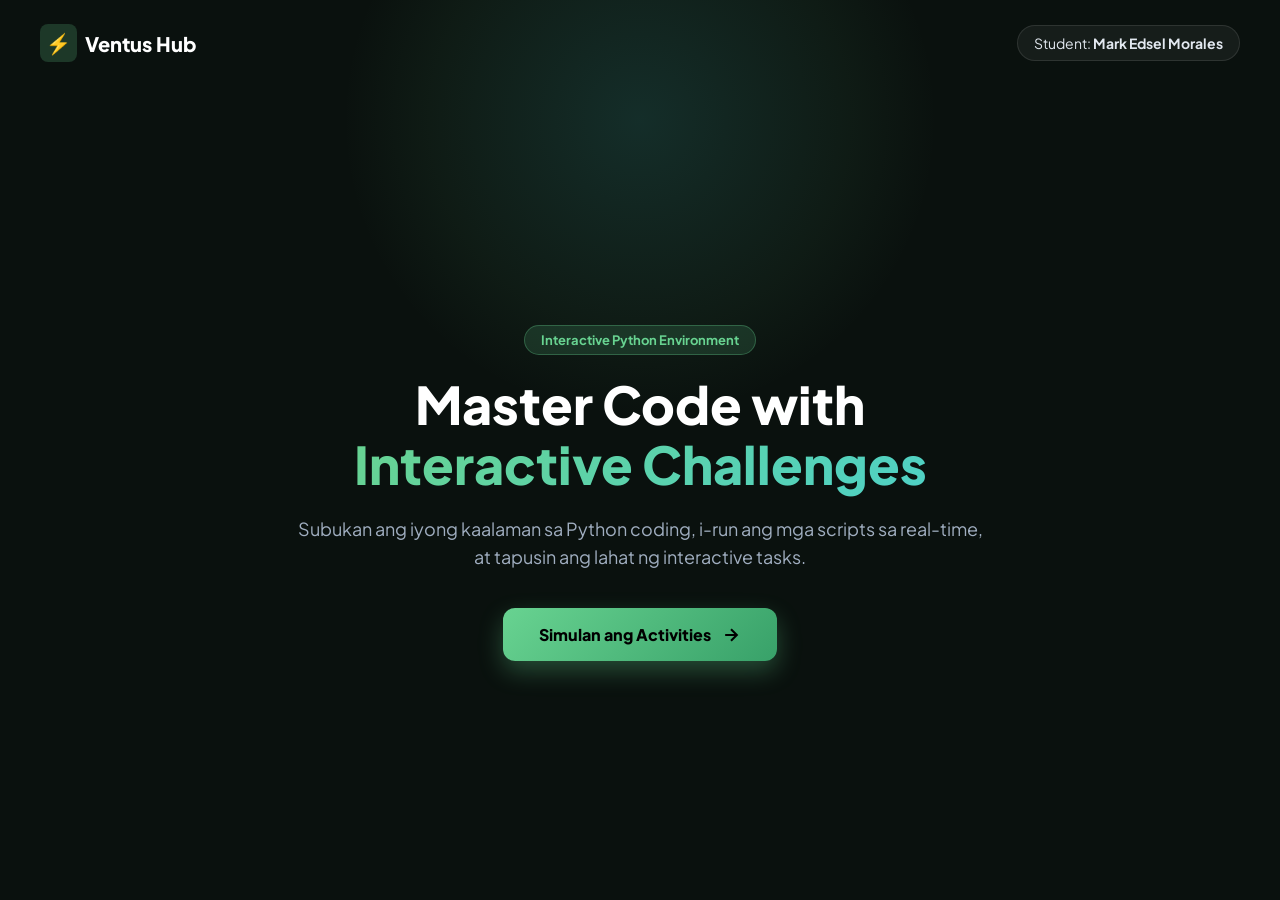
<file: index.html>
<!DOCTYPE html>
<html lang="en">
<head>
  <meta charset="UTF-8">
  <meta name="viewport" content="width=device-width, initial-scale=1.0">
  <title>Ventus Learning Hub | Mark Edsel Morales</title>
  <link rel="stylesheet" href="activities.css">
  <link rel="preconnect" href="https://fonts.googleapis.com">
  <link rel="preconnect" href="https://fonts.gstatic.com" crossorigin>
  <link href="https://fonts.googleapis.com/css2?family=Plus+Jakarta+Sans:wght@400;600;800&display=swap" rel="stylesheet">
</head>
<body class="home-body">
  <div class="bg-glow"></div>

  <nav class="home-nav">
    <div class="logo">
      <span class="logo-icon">⚡</span> Ventus Hub
    </div>
    <div class="user-badge">
      <span>Student:</span> <strong>Mark Edsel Morales</strong>
    </div>
  </nav>

  <main class="hero-container">
    <div class="hero-content">
      <span class="badge">Interactive Python Environment</span>
      <h1>Master Code with <br><span class="gradient-text">Interactive Challenges</span></h1>
      <p>Subukan ang iyong kaalaman sa Python coding, i-run ang mga scripts sa real-time, at tapusin ang lahat ng interactive tasks.</p>
      
      <div class="hero-actions">
        <a href="activities.html" class="btn-primary">
          <span>Simulan ang Activities</span>
          <svg width="20" height="20" viewBox="0 0 24 24" fill="none" stroke="currentColor" stroke-width="2.5"><path d="M5 12h14M12 5l7 7-7 7"/></svg>
        </a>
      </div>
    </div>
  </main>
</body>
</html>
</file>
<file: activities.css>
@import url('https://fonts.googleapis.com/css2?family=Plus+Jakarta+Sans:wght@400;600;700;800&family=JetBrains+Mono:wght@400;600&display=swap');

:root {
  --pine: #0a110e;
  --pine-2: #121f19;
  --pine-card: rgba(20, 35, 29, 0.7);
  --moss: #68d391;
  --moss-dark: #38a169;
  --river: #4fd1c5;
  --mist: #f7fafc;
  --ink: #1a202c;
  --alert: #fc8181;
  --radius: 16px;
  --font: 'Plus Jakarta Sans', sans-serif;
  --mono: 'JetBrains Mono', monospace;
}

* { box-sizing: border-box; margin: 0; padding: 0; }
html, body { height: 100%; width: 100%; font-family: var(--font); background: var(--pine); color: #e2e8f0; }

/* --- HOME PAGE STYLES --- */
.home-body {
  display: flex;
  flex-direction: column;
  justify-content: space-between;
  min-height: 100vh;
  position: relative;
  overflow: hidden;
}

.bg-glow {
  position: absolute;
  top: -20%;
  left: 50%;
  transform: translateX(-50%);
  width: 600px;
  height: 600px;
  background: radial-gradient(circle, rgba(79, 209, 197, 0.15) 0%, rgba(104, 211, 145, 0.05) 50%, rgba(0,0,0,0) 70%);
  pointer-events: none;
  z-index: 0;
}

.home-nav {
  display: flex;
  justify-content: space-between;
  align-items: center;
  padding: 24px 40px;
  position: relative;
  z-index: 10;
}

.logo { font-size: 20px; font-weight: 800; display: flex; align-items: center; gap: 8px; color: #fff; }
.logo-icon { background: rgba(104, 211, 145, 0.2); padding: 6px; border-radius: 8px; }

.user-badge {
  background: rgba(255, 255, 255, 0.05);
  padding: 8px 16px;
  border-radius: 30px;
  border: 1px solid rgba(255, 255, 255, 0.1);
  font-size: 14px;
}

.hero-container {
  display: flex;
  align-items: center;
  justify-content: center;
  flex: 1;
  text-align: center;
  padding: 20px;
  position: relative;
  z-index: 10;
}

.hero-content { max-width: 700px; }

.badge {
  display: inline-block;
  background: rgba(104, 211, 145, 0.15);
  color: var(--moss);
  padding: 6px 16px;
  border-radius: 20px;
  font-size: 13px;
  font-weight: 700;
  margin-bottom: 20px;
  border: 1px solid rgba(104, 211, 145, 0.3);
}

.hero-content h1 {
  font-size: 52px;
  line-height: 1.15;
  font-weight: 800;
  margin-bottom: 20px;
  color: #fff;
}

.gradient-text {
  background: linear-gradient(135deg, var(--moss) 0%, var(--river) 100%);
  -webkit-background-clip: text;
  -webkit-text-fill-color: transparent;
}

.hero-content p {
  font-size: 18px;
  color: #a0aec0;
  margin-bottom: 36px;
  line-height: 1.6;
}

.btn-primary {
  display: inline-flex;
  align-items: center;
  gap: 10px;
  background: linear-gradient(135deg, var(--moss) 0%, var(--moss-dark) 100%);
  color: #000;
  font-weight: 800;
  padding: 16px 36px;
  border-radius: 12px;
  text-decoration: none;
  font-size: 16px;
  transition: transform 0.2s ease, box-shadow 0.2s ease;
  box-shadow: 0 10px 25px rgba(104, 211, 145, 0.3);
}

.btn-primary:hover {
  transform: translateY(-2px);
  box-shadow: 0 15px 30px rgba(104, 211, 145, 0.4);
}

/* --- WORKSPACE / ACTIVITIES STYLES --- */
.topbar {
  display: flex; align-items: center; gap: 16px;
  height: 60px; padding: 0 20px; flex-shrink: 0;
  background: var(--pine-2);
  border-bottom: 1px solid rgba(255, 255, 255, 0.08);
}
.back {
  background: rgba(255, 255, 255, 0.1); color: #fff; border: 0;
  padding: 8px 14px; border-radius: 8px; font-weight: 600; font-size: 13px;
  transition: background 0.2s;
}
.back:hover { background: rgba(255, 255, 255, 0.2); }
.steps { display: flex; gap: 8px; }
.step {
  width: 30px; height: 30px; border-radius: 50%;
  display: grid; place-items: center; font-size: 12px; font-weight: 700;
  background: rgba(255,255,255,0.05); color: #a0aec0;
}
.step.active { background: var(--river); color: #000; }
.step.done { background: var(--moss); color: #000; }
.status { margin-left: auto; font-size: 13px; color: var(--river); font-family: var(--mono); }
.user { font-size: 13px; font-weight: 600; }
.logout {
  color: var(--alert); border: 1px solid rgba(252, 129, 129, 0.3);
  padding: 6px 12px; border-radius: 8px; text-decoration: none; font-size: 12px;
}

.workspace { display: flex; flex: 1; min-height: 0; }
.pane { display: flex; flex-direction: column; min-width: 220px; }
.editor-pane { width: 55%; background: #1e1e1e; }
.pane-title {
  background: #252526; color: #cccccc;
  padding: 10px 16px; font-size: 12px; font-family: var(--mono);
}
#editor { flex: 1; min-height: 0; }
#editor textarea {
  width: 100%; height: 100%; border: 0; padding: 12px;
  font: 14px/1.5 var(--mono); color: #d4d4d4; background: #1e1e1e; resize: none;
}
.splitter { width: 4px; background: rgba(255, 255, 255, 0.08); cursor: col-resize; flex-shrink: 0; }
.splitter:hover { background: var(--river); }

.side-pane { flex: 1; padding: 20px; gap: 16px; overflow-y: auto; background: var(--pine); }

.task {
  background: var(--pine-2); color: #e2e8f0;
  border-left: 4px solid var(--moss);
  border-radius: 12px; padding: 20px;
  border: 1px solid rgba(255, 255, 255, 0.05);
}
.task-count { font-size: 12px; color: var(--river); margin-bottom: 6px; font-family: var(--mono); }
.task h2 { font-size: 22px; margin-bottom: 8px; font-weight: 700; }
.task p { line-height: 1.6; font-size: 14px; color: #cbd5e0; }
.hint { margin-top: 12px; color: var(--moss); font-style: italic; font-size: 13px; }

.console-bar { display: flex; align-items: center; gap: 12px; font-size: 13px; margin-top: 10px; }
#run, .next, #to-song {
  background: var(--moss); color: #000; border: 0;
  padding: 10px 20px; border-radius: 8px; font-weight: 700;
}
#run:hover:not(:disabled), .next:hover, #to-song:hover { background: #52c41a; }
#run:disabled { background: rgba(255, 255, 255, 0.1); color: #666; cursor: not-allowed; }

.console {
  flex: 1; min-height: 140px; overflow: auto;
  background: #000; color: #a0aec0;
  border: 1px solid rgba(255, 255, 255, 0.1); border-radius: 12px;
  padding: 14px; font: 13px/1.5 var(--mono); white-space: pre-wrap;
}
.feedback { min-height: 20px; font-size: 14px; font-weight: 600; }
.feedback.ok { color: var(--moss); }
.feedback.bad { color: var(--alert); }

/* --- OVERLAYS & VIDEO PLAYER FIX --- */
.overlay {
  position: fixed; inset: 0; z-index: 100;
  display: flex; justify-content: center; align-items: center; padding: 20px;
  background: rgba(10, 17, 14, 0.9);
  backdrop-filter: blur(12px);
}
.overlay[hidden] { display: none !important; }

.card {
  background: var(--pine-2); color: #fff;
  border-radius: 24px; padding: 40px; max-width: 480px; width: 100%;
  text-align: center; border: 1px solid rgba(255, 255, 255, 0.1);
  box-shadow: 0 20px 40px rgba(0,0,0,0.5);
}
.card h1 { font-size: 26px; margin: 16px 0 8px; }
.card p { margin-bottom: 24px; color: #a0aec0; }
.leaf {
  width: 60px; height: 60px; margin: 0 auto;
  background: linear-gradient(135deg, var(--moss), var(--river));
  border-radius: 0 100% 0 100%; transform: rotate(-12deg);
}

/* SONG / VIDEO CONTAINER OPTIMIZATION */
.song {
  background: #000;
  width: 100vw;
  height: 100vh;
  display: flex;
  justify-content: center;
  align-items: center;
  padding: 0;
  overflow: hidden;
}

.song video {
  max-width: 100%;
  max-height: 100%;
  width: auto;
  height: auto;
  object-fit: contain;
  border-radius: 16px;
  box-shadow: 0 0 50px rgba(0, 0, 0, 0.9);
  outline: none;
}

@media (max-width: 768px) {
  .hero-content h1 { font-size: 36px; }
  .workspace { flex-direction: column; overflow-y: auto; }
  .editor-pane, .side-pane { width: 100% !important; min-height: 350px; }
  .splitter { display: none; }
  .topbar { flex-wrap: wrap; height: auto; padding: 12px; }
}
</file>
